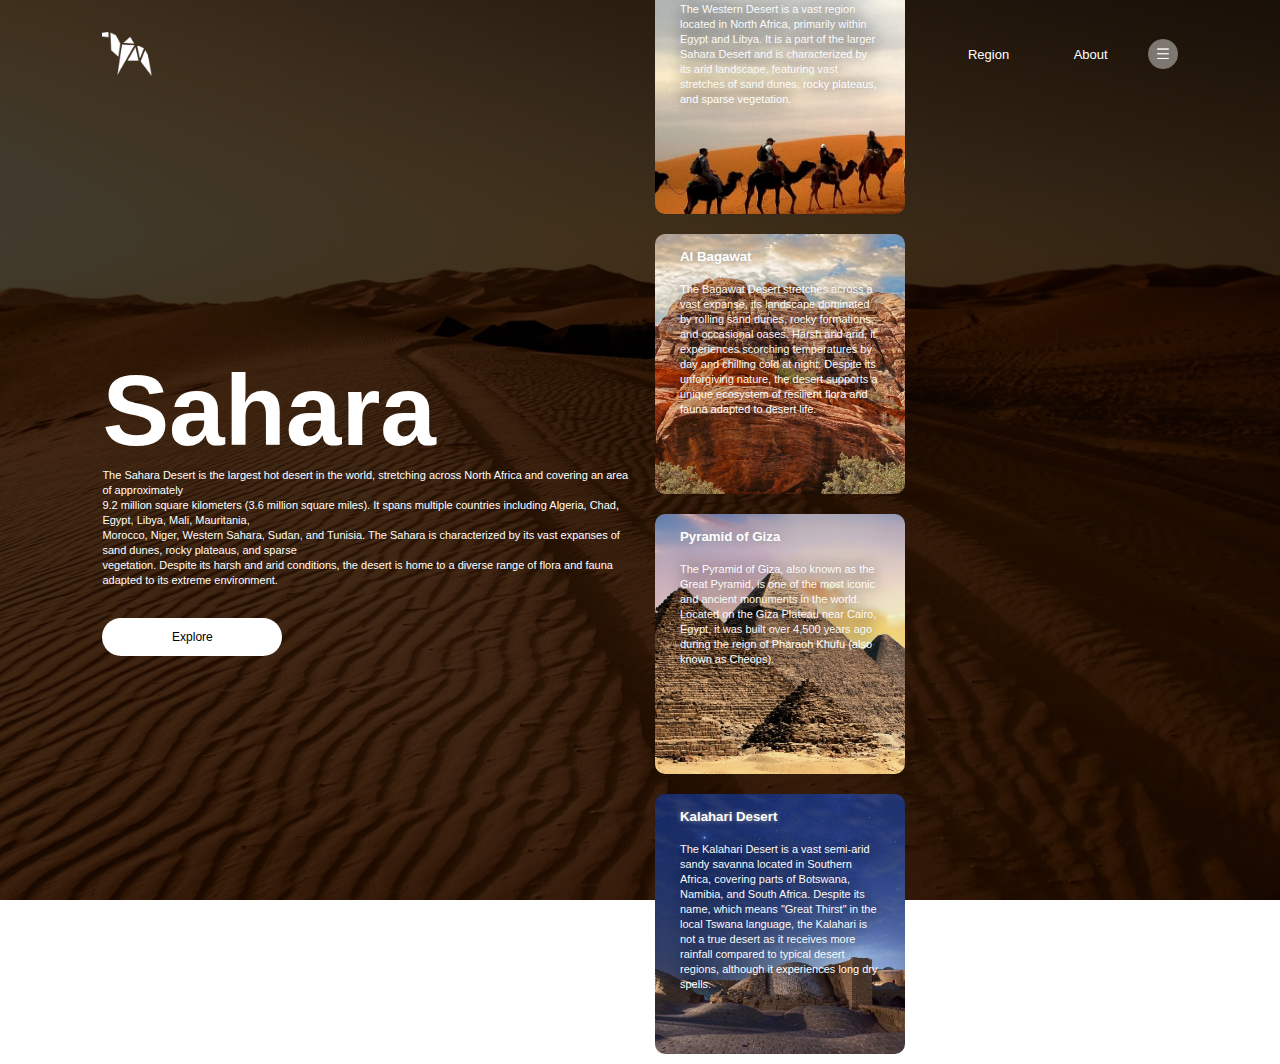
<file: Interior/index.html>
<!DOCTYPE html>
<html lang="en">
<head>
    <meta charset="UTF-8">
    <meta name="viewport" content="width=device-width, initial-scale=1.0">
    <title>SAHARA</title>
   <link rel="stylesheet" href="style.css">
   <link href="https:/ /fonts•googleapis.com/css2? family=Roboto:wght@400;700&display=swap" rel="stylesheet">
   <link rel="icon" type="image/x-icon" href="logo.png">

</head>
<body>
    <div class="container">
        <div class="navbar">
            <img src="logo.png" class="logo">
                <nav>
                    <ul>
                        <li><a href="#">Home</a></li>
                        <li><a href="#">Region</a></li>
                        <li><a href="#">About</a></li>
                    </ul>
                </nav>
                    <img src="menu.png" class="menu-icon">
        </div>

        <div class="row">
            <div class="col">
                <h1>Sahara</h1>
                <p style="color: white;">The Sahara Desert is the largest hot desert in the world, stretching across North Africa and covering an area of approximately<br>  9.2 million square kilometers (3.6 million square miles). It spans multiple countries including Algeria, Chad, Egypt, Libya, Mali, Mauritania,<br>  Morocco, Niger, Western Sahara, Sudan, and Tunisia. The Sahara is characterized by its vast expanses of sand dunes, rocky plateaus, and sparse <br> vegetation.
                 Despite its harsh and arid conditions, the desert is home to a diverse range of flora and fauna adapted to its extreme environment.</p>
                    <button type="button">Explore</button>
            </div>

            <div class="col">
                <div class="card card1">
                    <h5>Western Desert</h5> <br>                   
                    <p>The Western Desert is a vast region located in North Africa, primarily within Egypt and Libya. It is a part of the larger Sahara Desert and is characterized by its arid landscape, featuring vast stretches of sand dunes, rocky plateaus, and sparse vegetation.</p>
                </div>

                <div class="card card2">
                    <h5>AI Bagawat</h5> <br>
                    <p>The Bagawat Desert stretches across a vast expanse, its landscape dominated by rolling sand dunes, rocky formations, and occasional oases. Harsh and arid, it experiences scorching temperatures by day and chilling cold at night. Despite its unforgiving nature, the desert supports a unique ecosystem of resilient flora and fauna adapted to desert life.</p>
                </div>

                
                <div class="card card3">
                    <h5>Pyramid of Giza</h5> <br>
                    <p>The Pyramid of Giza, also known as the Great Pyramid, is one of the most iconic and ancient monuments in the world. Located on the Giza Plateau near Cairo, Egypt, it was built over 4,500 years ago during the reign of Pharaoh Khufu (also known as Cheops).</p>
                </div>

                <div class="card card4">
                    <h5>Kalahari Desert</h5> <br>
                    <p>The Kalahari Desert is a vast semi-arid sandy savanna located in Southern Africa, covering parts of Botswana, Namibia, and South Africa. Despite its name, which means "Great Thirst" in the local Tswana language, the Kalahari is not a true desert as it receives more rainfall compared to typical desert regions, although it experiences long dry spells.</p>
                </div>
            </div>
        </div>
    </div>

</body>
</html>
</file>
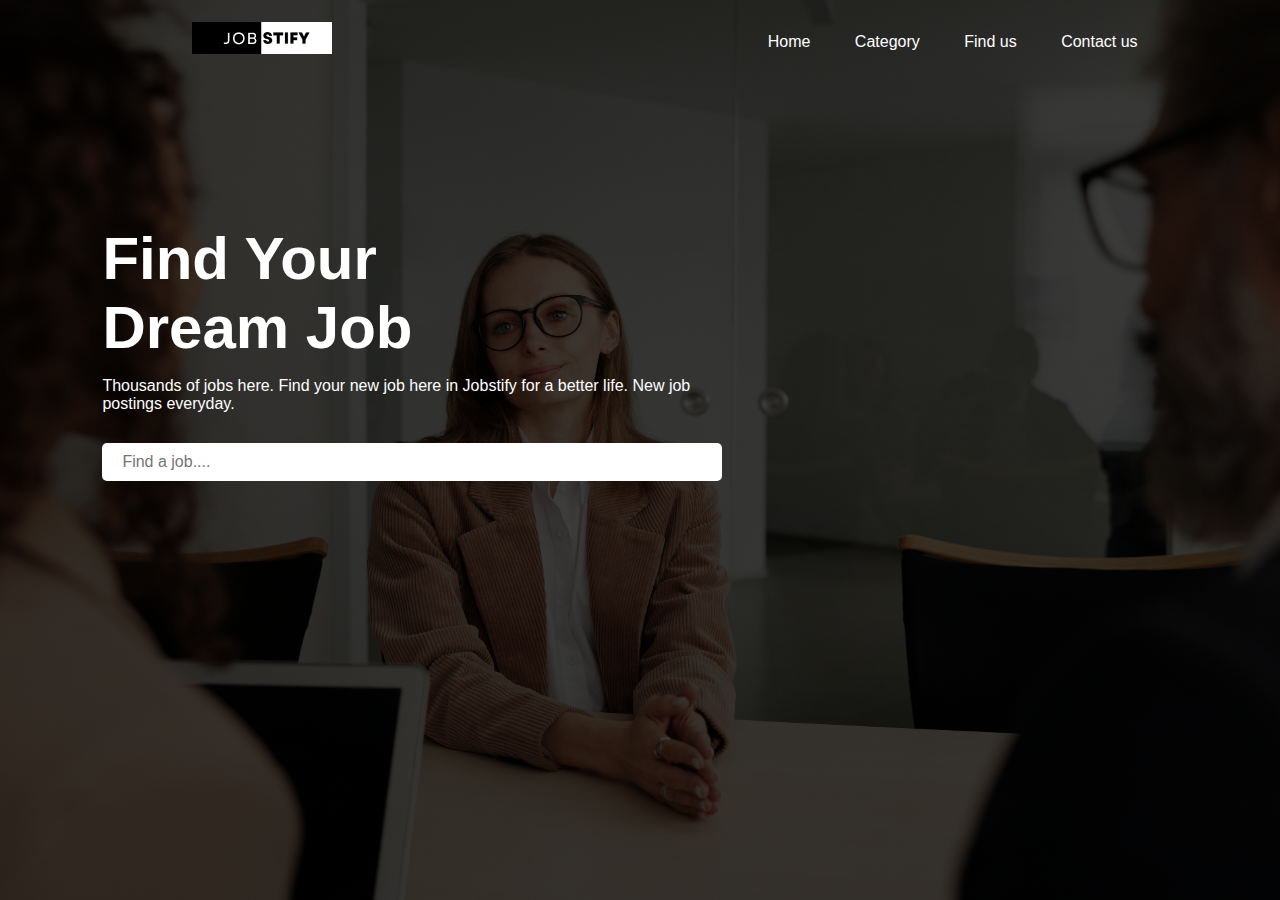
<file: Jobstify/index.html>
<!DOCTYPE html>
<html lang="en">
<head>
    <meta charset="UTF-8">
    <meta name="viewport" content="width=device-width, initial-scale=1.0">
    <title>Jobstify</title>
    <link rel="icon" type="image/x-icon" href="logo2.png">
    <link rel="stylesheet" href="style.css">
    <link rel="stylesheet" href="https://cdnjs.cloudflare.com/ajax/libs/font-awesome/6.5.1/css/all.min.css" integrity="sha512-DTOQO9RWCH3ppGqcWaEA1BIZOC6xxalwEsw9c2QQeAIftl+Vegovlnee1c9QX4TctnWMn13TZye+giMm8e2LwA==" crossorigin="anonymous" referrerpolicy="no-referrer" />

</head>
<body>
    <div class="container">
        <nav>
            <img src="logo2.png" class="logo">
                <ul>
                    <li><a href="#">Home</a></li>
                    <li><a href="#">Category</a></li>
                    <li><a href="#">Find us</a></li>
                    <li><a href="#">Contact us</a></li>
                </ul>
        </nav>

        <div class="content">
            <h1>Find Your <BR> Dream Job</h1>
            <p>Thousands of jobs here. Find your new job here in Jobstify for a better life. New job postings everyday.</p>

                <form>
                    <input type="text" placeholder="Find a job....">
                    <a href="#" style="color: black;"><i class="fa-solid fa-magnifying-glass"></i></a>
                </form>

        </div>
    </div>  
</body>
</html>
</file>
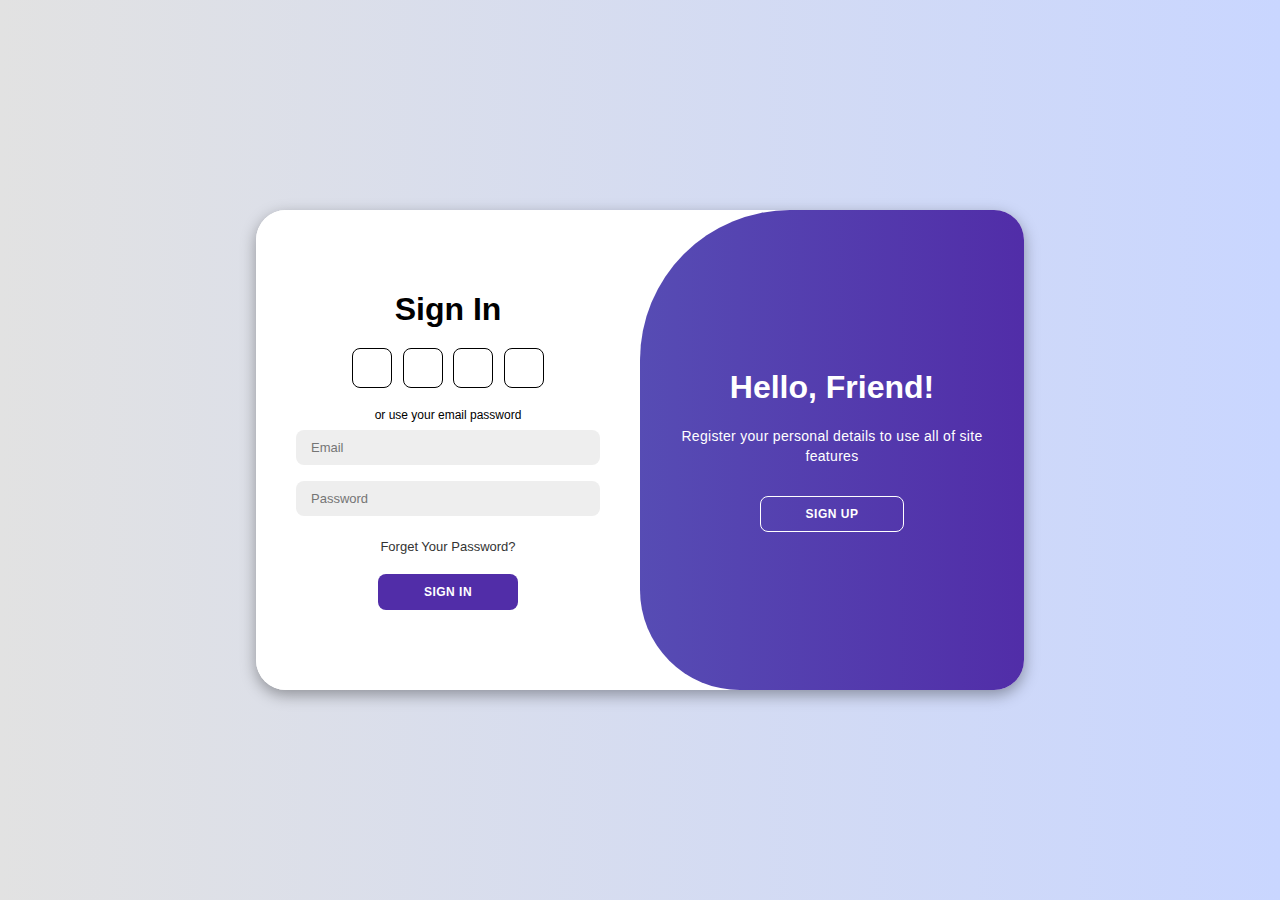
<file: Log-in/index.html>
<!DOCTYPE html>
<html lang="en">
<head>
    <meta charset="UTF-8">
    <meta name="viewport" content="width=device-width, initial-scale=1.0">
    <link rel="stylesheet" href="style.css">
    <link rel="stylesheet" href="https://cdnjs.cloudflare.com/ajax/libs/font-awesome/6.5.1/css/all.min.css" integrity="sha512-DTOQO9RWCH3ppGqcWaEA1BIZOC6xxalwEsw9c2QQeAIftl+Vegovlnee1c9QX4TctnWMn13TZye+giMm8e2LwA==" crossorigin="anonymous" referrerpolicy="no-referrer" />
    <title>Socials</title>
</head>
<body>

    <div class="container" id="container">
        <div class="form-container sign-up">
            <form>
                <h1>Create an account</h1>
                <div class="social-icons">
                    <a href="#" class="icon"><i class="fa-brands fa-google-plus-g"></i></a>
                    <a href="#" class="icon"><i class="fa-brands fa-facebook"></i></a>
                    <a href="#" class="icon"><i class="fa-brands fa-github"></i></a>
                    <a href="#" class="icon"><i class="fa-brands fa-linkedin-in"></i></a>
                </div>
                <span>or use your email for registration</span>
                <input type="name" placeholder="Name">
                <input type="email" placeholder="Email">
                <input type="password" placeholder="Password">
                <button>Sign Up</button>
            </form>
        </div>
        <div class="form-container sign-in">
            <form>
                <h1>Sign In</h1>
                <div class="social-icons">
                    <a href="#" class="icon"><i class="fa-brands fa-google-plus-g"></i></a>
                    <a href="#" class="icon"><i class="fa-brands fa-facebook"></i></a>
                    <a href="#" class="icon"><i class="fa-brands fa-github"></i></a>
                    <a href="#" class="icon"><i class="fa-brands fa-linkedin-in"></i></a>
                </div>
                <span>or use your email password</span>
                <input type="email" placeholder="Email">
                <input type="password" placeholder="Password">
                <a href="#">Forget Your Password?</a>
                <button>Sign In</button>
            </form>
        </div>
        <div class="toggle-container">
            <div class="toggle">
                <div class="toggle-panel toggle-left">
                    <h1>Welcome Back!</h1>
                    <p>Enter your personal details to use all of site features</p>
                    <button class="hidden" id="login">Sign In</button>
                </div>
                <div class="toggle-panel toggle-right">
                    <h1>Hello, Friend!</h1>
                    <p>Register your personal details to use all of site features</p>
                    <button class="hidden" id="register">Sign Up</button>
                </div>
            </div>
        </div>
    </div>

    <script src="script.js"></script>
</body>
</html>
</file>
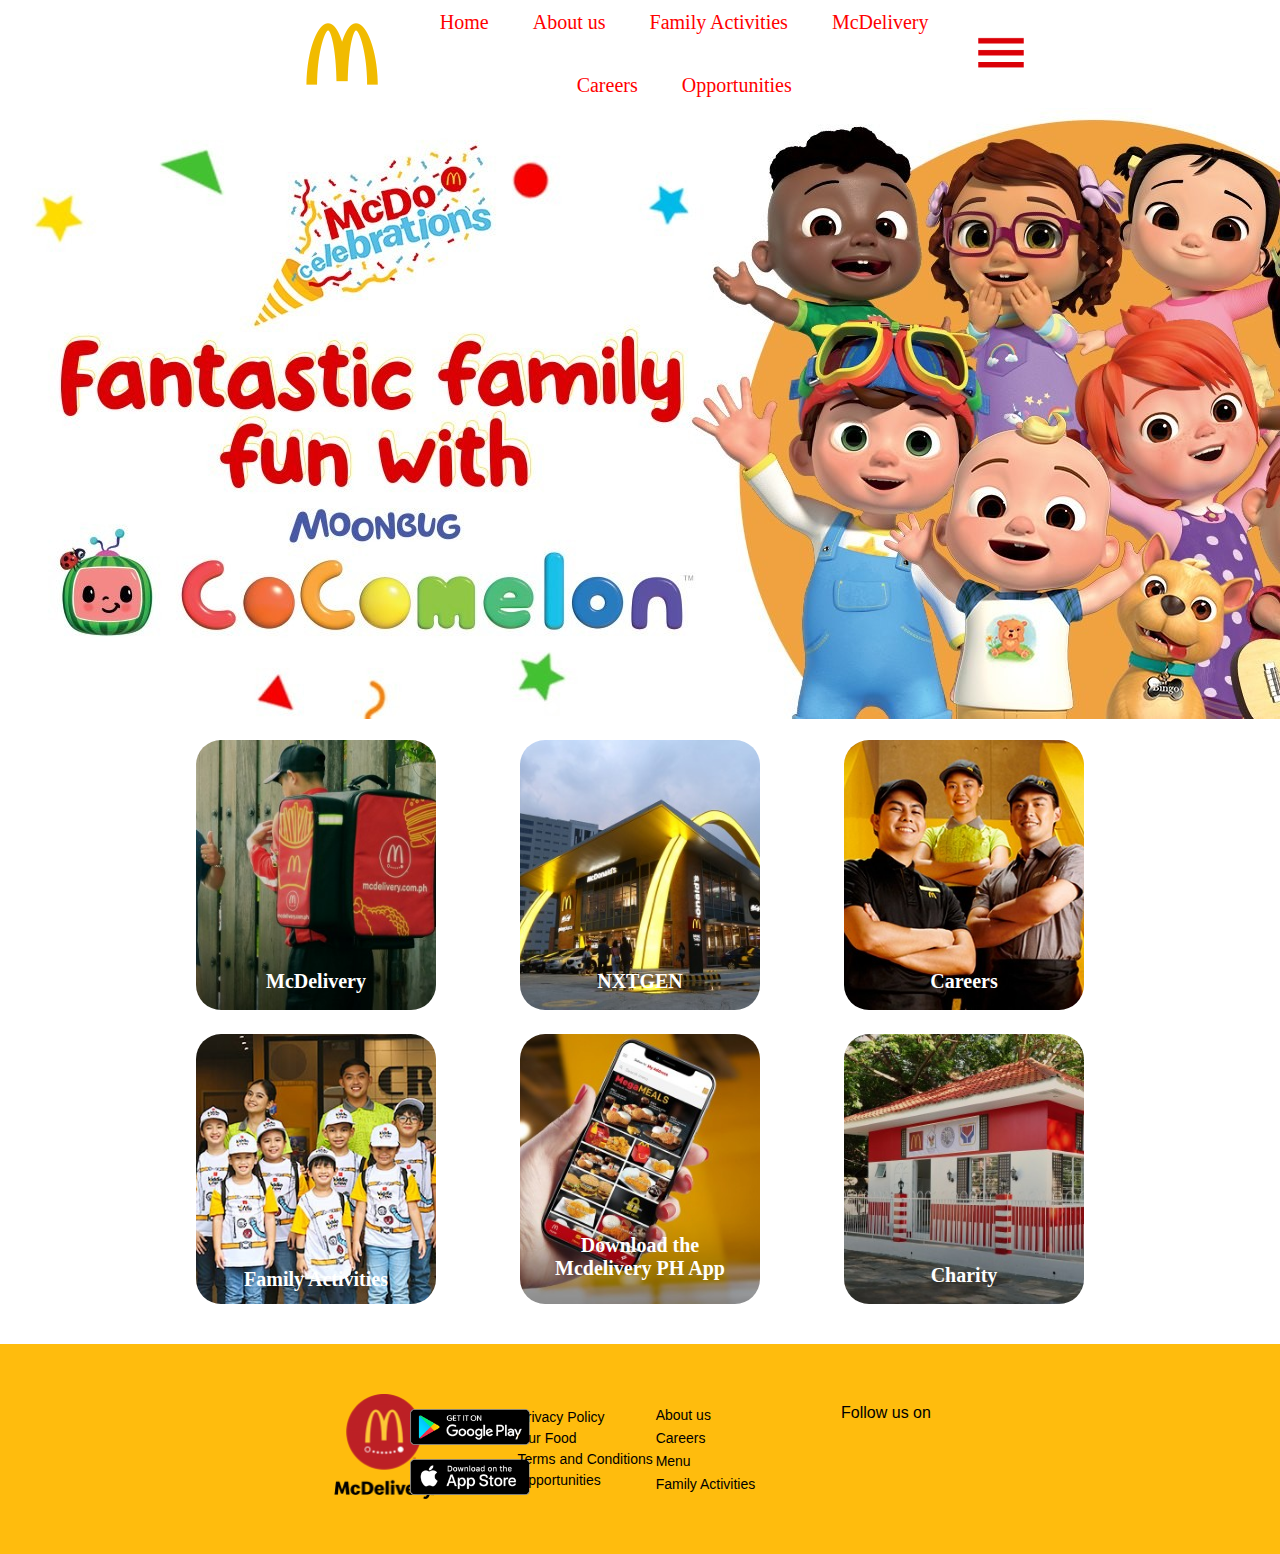
<file: McDonalds/index.html>
<!DOCTYPE html>
<html lang="en">
<head>
    <meta charset="UTF-8">
    <meta name="viewport" content="width=device-width, initial-scale=1.0">
    <title>McDonald's Philippines</title>
    <link rel="stylesheet" href="style.css">
    <link href="https://db.onlinewebfonts.com/c/827d075b1538829cc0db75696e4d5fa2?family=Speedee+Bold" rel="stylesheet">
    <link rel="stylesheet" href="https://cdnjs.cloudflare.com/ajax/libs/font-awesome/6.5.1/css/all.min.css" integrity="sha512-DTOQO9RWCH3ppGqcWaEA1BIZOC6xxalwEsw9c2QQeAIftl+Vegovlnee1c9QX4TctnWMn13TZye+giMm8e2LwA==" crossorigin="anonymous" referrerpolicy="no-referrer" />
    <link rel="stylesheet" href="https://cdnjs.cloudflare.com/ajax/libs/font-awesome/4.7.0/css/font-awesome.min.css">
</head>
<body>
    <div class="container">
        <div class="navbar">
            <img src="images/mcdope.png" class="logo">
                <nav>
                    <ul>
                        <li><a href="#">Home</a></li>
                        <li><a href="#">About us</a></li>
                        <li><a href="#">Family Activities</a></li>
                        <li><a href="#">McDelivery</a></li>
                        <li><a href="#">Careers</a></li>
                        <li><a href="#">Opportunities</a></li>
                    </ul>
                </nav>
                    <img src="images/stripes.png" class="menu-icon">
        </div>

        <div class="slideshow-container">
            <div class="mySlides">
                <img src="images/cocomelon.jpg">
            </div>
            <div class="mySlides">
                <img src="images/Kitchen.jpg">
            </div>
            <div class="mySlides">
                <img src="images/Trests.jpg">
            </div>
            <div class="mySlides">
                <img src="images/mc-ride.jpg">
            </div>
            <div class="mySlides">
                <img src="images/driven.png">
            </div>           
            <div class="mySlides">
                <img src="images/growth.png">
            </div>
        </div>

        
    </div>

    <div class="row">
        <div class="col">
            <div class="card card1">
                <h5>McDelivery</h5>
            </div>

            <div class="card card2">
                <h5>NXTGEN</h5>
            </div>

            <div class="card card3">
                <h5>Careers</h5>
            </div>


            <div class="col">

            <div class="card card4">
                <h5>Family Activities</h5>
            </div>

            <div class="card card5">
                <h5 class="card5-h5">Download the Mcdelivery PH App</h5>
            </div>

            <div class="card card6">
                <h5>Charity</h5>
            </div>
   
             </div>

            
             
        </div>
        
    </div>

    <div class="footer">
            <div class="col-1">
                <img src="images/Deliv.png">
            </div>

            <div class="col-2">
                <img src="images/google.png">
                <img src="images/app-store.png">
            </div>

            <div class="col-3">
                <a href="">Privacy Policy</a>
                <a href="">Our Food</a>
                <a href="">Terms and Conditions</a>
                <a href="">Opportunities</a>   
            </div>
            
            <div class="col-4">
                <a href="">About us</a>
                <a href="">Careers</a>
                <a href="">Menu</a>
                <a href="">Family Activities</a>   
            </div>
            <div class="col-5">
                <h1>Follow us on <br><br>
                <a href="#" class="fa-brands fa-square-facebook"></a>
                <a href="#" class="fa-brands fa-instagram"></a>
                <a href="#" class="fa-brands fa-twitter"></a>
              </h1>
          </div>
        </div>
    </div>













    <script>
        // JavaScript for slideshow functionality
        var slideIndex = 0;
            showSlides();
    
            function showSlides() {
                var i;
                var slides = document.getElementsByClassName("mySlides");
                for (i = 0; i < slides.length; i++) {
                    slides[i].style.opacity = 0; // Hide all slides
                }
                slideIndex++;
                if (slideIndex > slides.length) { slideIndex = 1; }
                slides[slideIndex - 1].style.opacity = 1; // Show the current slide
                setTimeout(showSlides, 3000); // Change image every 2 seconds
            }
        </script>
</body>
</html>
</file>
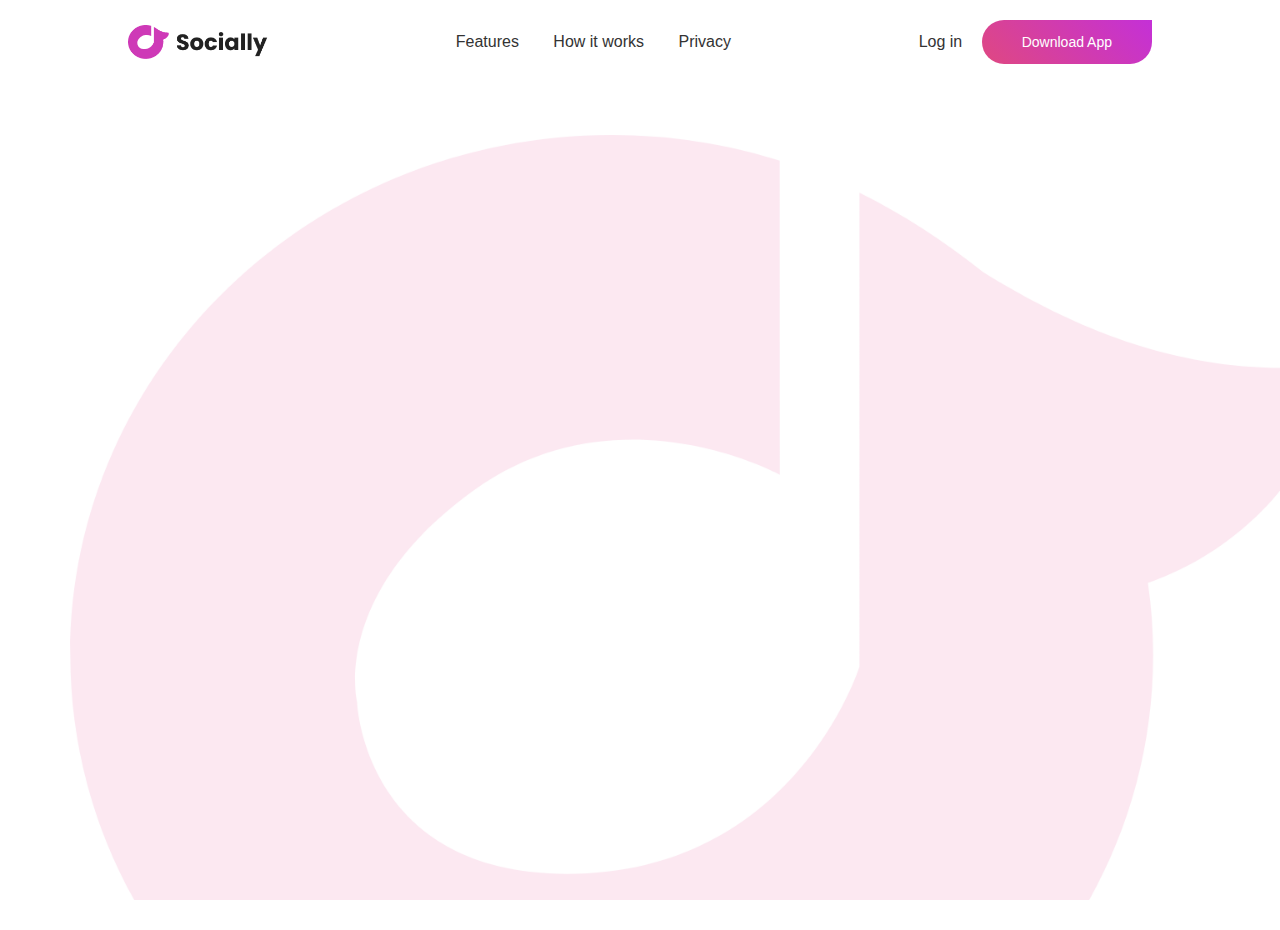
<file: Socially/index.html>
<!DOCTYPE html>
<html lang="en">
<head>
    <meta charset="UTF-8">
    <meta name="viewport" content="width=device-width, initial-scale=1.0">
    <title>Socially</title>
    <link rel="icon" type="image/x-icon" href="icon2.png">
    <link rel="stylesheet" href="style.css">
</head>
<body>
    
    <div class="hero">
        <nav>
            <img src="logo.png" class="logo">
            <ul>
                <li><a href="#">Features</a></li>
                <li><a href="#">How it works</a></li>
                <li><a href="#">Privacy</a></li>
            </ul>
        

            <div>
                <a href="#" class="login-btn">Log in</a>
                <a href="#" class="btn">Download App</a>
            </div>
        </nav>
        <div class="content">
            <h1 class="anim">Make<br>New Friends</h1>
            <p class="anim">Socially is a new social media platform to make new friends
                online in the world. Now let's explore all it's amazing features.</p>
                <a href="#" class="btn anim">Join now!</a>
        </div>
        <img src="pic.png" class="feature-img anim">
        

</body>
</html>
</file>
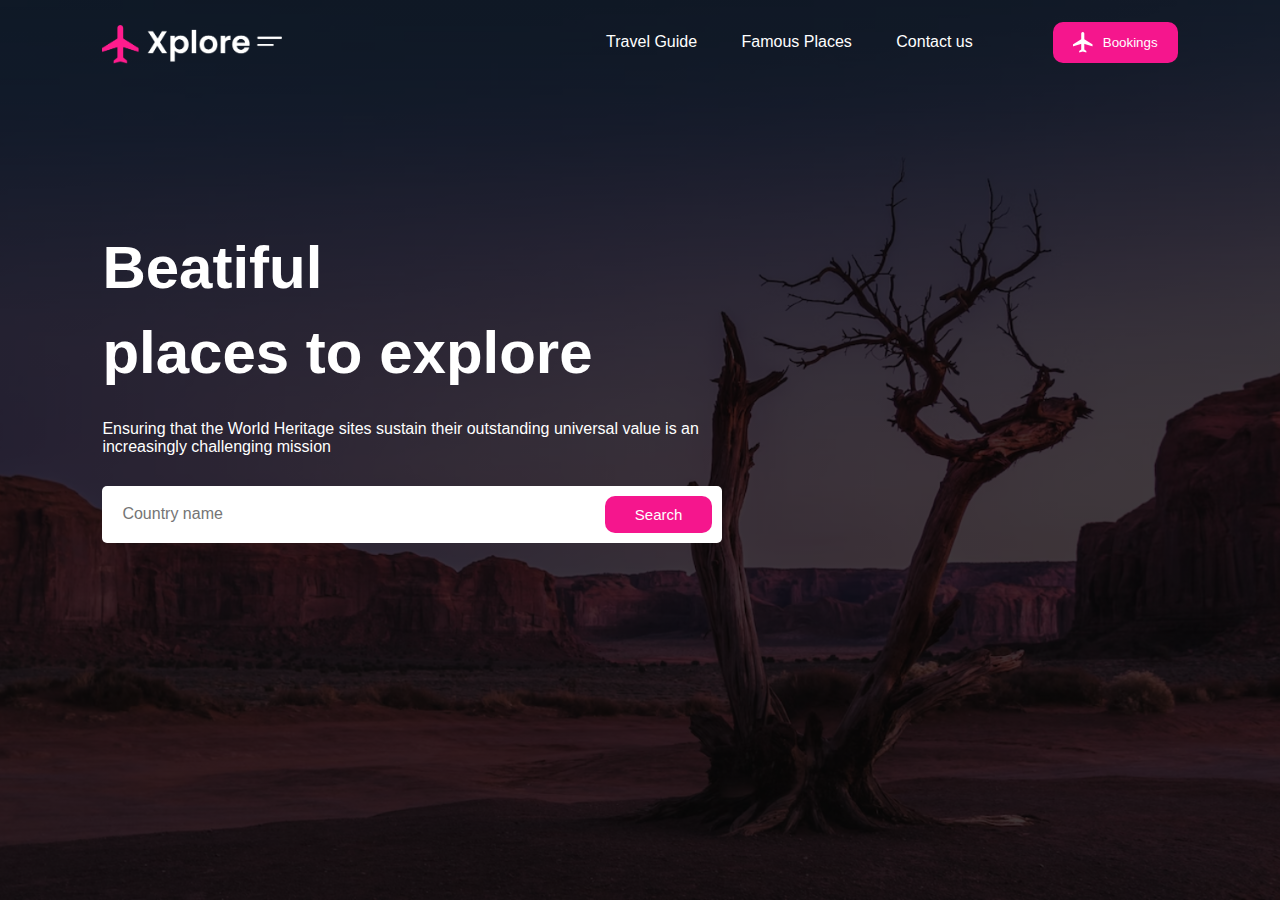
<file: Xplores/index.html>
<!DOCTYPE html>
<html lang="en">
<head>
    <meta charset="UTF-8">
    <meta name="viewport" content="width=device-width, initial-scale=1.0">
    <title>Xplore
    </title>
    <link rel="stylesheet" href="style.css">
    <link rel="icon" type="image/x-icon" href="icon.png">
</head>
<body>
    <div class="container">
        <nav>
            <img src="logo.png" class="logo">
                <ul>
                    <li><a href="#">Travel Guide</a></li>
                    <li><a href="#">Famous Places</a></li>
                    <li><a href="#">Contact us</a></li>
                </ul>
        <button class="btn"><img src="icon.png"> Bookings</button>
        </nav>


        <div class="content">
            <h1>Beatiful<br> places to explore</h1>
            <p>Ensuring that the World Heritage sites sustain their outstanding universal value is an increasingly challenging mission</p>
            <form>
                <input type="text" placeholder="Country name">
                <button type="submit" class="btn">Search</button>
            </form>
        </div>
    </div>
</body>
</html>
</file>
<file: Interior/style.css>
*{
    margin: 0;
    padding: 0;
    font-family: 'Roboto', sans-serif;
}
.container{
    width: 100%;
    height: 100vh;
    background-image: linear-gradient(rgba(0,0,0,0.75),rgba(0, 0, 0, 0.75)), url(background.png);
    background-size: cover;
    background-position: center;
    padding-left: 8%;
    padding-right: 8%;
    box-sizing: border-box;
}
.navbar{
    height: 12%;
    display: flex;
    align-items: center;
}
.logo{
    width: 50px;
    cursor: pointer;
}
.menu-icon{
    width: 30px;
    cursor: pointer;
    margin-left: 40px;
}
nav{
    flex: 1;
    text-align: right;
}
nav ul li{
    list-style: none;
    display: inline-block;
    margin-left: 60px;
}
nav ul li a{
    text-decoration: none;
    color: #fff;
    font-size: 13px;
}
.row{
    display: flex;
    height: 88%;
    align-items: center;
}
.col{
    flex: 1;
    display: flex;
    flex-wrap: wrap;
}
h1{
    color: #fff;
    font-size: 100px;
}
p{
    color: #fff;
    font-size: 11px;
    line-height: 15px;
}
button{
    width: 180px;
    color: #000;
    font-size: 12px;
    padding: 12px 0;
    background: #fff;
    border: 0;
    border-radius: 20px;
    outline: none;
    margin-top: 30px;
    cursor: pointer;
}
.card{
    width: 200px;
    height: 230px;
    display: inline-block;
    border-radius: 10px;
    padding: 15px 25px;
    box-sizing: content-box;
    cursor: pointer;
    margin: 10px 15px;
    transition: 0.5s;
   
    
    /* REMOVE REMOVE */

}

.card1{
    background-image: url(pic-1.png);
    opacity: 90;
}
.card2{
    background-image: url(pic-2.png);
    background-position: center;
    background-size: cover;
}
.card3{
    background-image: url(pic-3.png);
    background-position: center;
    background-size: cover;
}
.card4{
    background-image: url(pic-4.png);
    background-position: center;
    background-size: cover;
}
h5{
    color: #fff;
    text-shadow: 0 0 5px #999;

}
.card:hover{
    transform: translateY(-10px);
}
.card p{
    text-shadow: 0 0 15px #000;
}
</file>
<file: Jobstify/style.css>
*{
    padding: 0;
    margin: 0;
    font-family: 'Poppins', sans-serif;
    box-sizing: border-box;
}
.container{
    background-image: linear-gradient(rgba(0,0,0,0.75), rgba(0,0,0,0.75)), url(background2.jpeg);
    width: 100%;
    min-height: 100vh;
    background-position: center;
    background-size: cover;
    padding: 10px 8%;
}
nav{
    width: 100%;
    display: flex;
    align-items: center;
    justify-content: space-between;
    padding: 10px 0;
}
.logo{
    width: 230px;
    cursor: pointer;
    padding: 2px 0 10px 90px;
}
nav ul{
    list-style: none;
    width: 100%;
    text-align: right;
    padding-right: 20px;
}
nav ul li{
    display: inline-block;
    margin: 10px 20px;
}
nav ul li a{
    color: white;
    text-decoration: none;
}
.content{
    margin-top: 14%;
    color: #fff;
    max-width: 620px;
}
.content h1{
    font-size: 60px;
    font-weight: 600;
    margin-bottom: 15px;
}
.content form{
    display: flex;
    align-items: center;
    background: #fff;
    border-radius: 5px;
    padding: 10px;
    margin-top: 30px;
}
.content form input{
    border: 0;
    outline: 0;
    width: 100%;
    font-size: 16px;
    padding-left: 10px;
}
.content form .btn{
    font-size: 15px;
    padding: 1px;
}
</file>
<file: Log-in/style.css>
@import url('https://fonts.googleapis.com/css2?family=Montserrat:wght@300;400;500;600;700&display=swap');

*{
    margin: 0;
    padding: 0;
    box-sizing: border-box;
    font-family: 'Monteserrat', sans-serif;
}
body{
    background-color: #c9d6ff;
    background: linear-gradient(to right, #e2e2e2, #c9d6ff);
    display: flex;
    align-items: center;
    justify-content: center;
    flex-direction: column;
    height: 100vh;
}
.container{
    background-color: #fff;
    border-radius: 30px;
    box-shadow: 0 5px 15px rgba(0,0,0,0.35) ;
    position: relative;
    overflow: hidden;
    width: 768px;
    max-width: 100%;
    min-height: 480px;
}
.container p{
    font-size: 14px;
    line-height: 20px;
    letter-spacing: 0.3px;
    margin: 20px 0;
}
.container span{
    font-size: 12px;
}
.container a{
    color: #333;
    font-size: 13px;
    text-decoration: none;
    margin: 15px 0 10px;
}
.container button{
    background-color: #512da8;
    color: white;
    font-size: 12px;
    padding: 10px 45px;
    border: 1px solid transparent;
    border-radius: 8px;
    font-weight: 600;
    letter-spacing: 0.5px;
    text-transform: uppercase;
    margin-top: 10px;
    cursor: pointer;
}
.container button.hidden{
    background-color: transparent;
    border-color:  #fff; 
}
.container form{
    background-color: #fff;
    display: flex;
    align-items: center;
    justify-content: center;
    flex-direction: column;
    padding: 0 40px;
    height: 100%;
}
.container input{
    background-color: #eee;
    border: none;
    margin: 8px 0;
    padding: 10px 15px;
    font-size: 13px;
    border-radius: 8px;
    width: 100%;
    outline: none;
}
.form-container{
    position: absolute;
    top: 0;
    height: 100%;
    transition: all 0.6s ease-in-out;
}
.sign-in{
    left: 0;
    width: 50%;
    z-index: 2;
}
.container.active .sign-in{
    transform: translateX(100%);
}
.sign-up{
    left: 0;
    width: 50%;
    opacity: 0;
    z-index: 1;
}
.container.active .sign-up{
    transform: translateX(100%);
    opacity: 1;
    z-index: 5;
    animation: move 0.6s;
}
@keyframes move{
    0%, 49.99%{
        opacity: 0;
        z-index: 1;
    }
    50%, 100%{
        opacity: 1;
        z-index: 5;
    }

}
.social-icons{
    margin: 20px 0;
}
.social-icons a{
    border: 1px solid black;
    border-radius: 20%;
    margin: 0 3px;
    height: 40px;
    width: 40px;
    display: inline-flex;
    justify-content: center;
    align-items: center;
}
.toggle-container{
    position: absolute;
    top: 0;
    left: 50%;
    width: 50%;
    height: 100%;
    overflow: hidden;
    transition: all 0.6s ease-in-out;
    z-index: 1000;
    border-radius: 150px 0 0 100px;
}
.container.active .toggle-container{
    transform: translateX(-100%);
    border-radius: 0 150px 100px 0;
}
.toggle{
    background-color: #512da8;
    height: 100%;
    background: linear-gradient(to right, #5c6bc0, #512da8);
    color: #fff;
    position: relative;
    left: -100%;
    height: 100%;
    width: 200%;
    transform: translateX(0);
    transition: all 0.6s ease-in-out;
}
.container.active .toggle{
    transform: translateX(50%);
}
.toggle-panel{
    position: absolute;
    width: 50%;
    height: 100%;
    display: flex;
    align-items: center;
    justify-content: center;
    flex-direction: column;
    padding: 0 30px;
    text-align: center;
    top: 0;
    transform: translateX(0);
    transition: all 0.6s ease-in-out;
}
.toggle-left{
    transform: translateX(-200%);
}
.container.active .toggle-left{
    transform: translateX(0);
}
.toggle-right{
    right: 0;
    transform: translateX(0);
}
.container.active .toggle-right{
    transform: translateX(200%);
}
</file>
<file: McDonalds/style.css>
@import url('https://fonts.cdnfonts.com/css/speedy');
*{
    margin: 0;
    padding: 0;
    font-family: "Speedee Bold";
}
.container{
    width: 100%;
    height: 100vh;
}
.navbar{
    height: 12%;
    display: flex;
    align-items: center;
}
.logo{
    width: 120px;
    cursor: pointer;
    float: right;
    padding-left: 22%;
}
.menu-icon{
    width: 70px;
    cursor: pointer;
    padding-right: 19%;
}
nav{
    flex: 1;
    text-align: center;
}
nav ul li{
    list-style: none;
    display: inline-block;
    margin: 20px;
}
nav ul li a{
    text-decoration: none;
    color: red;
    font-size: 20px;
}
.mySlides{
    position: absolute;
    width: 100%;
    opacity: 0;
    transition: opacity 1s ease-in-out;
    overflow-x: hidden;
    background-size: cover; /* Adjust the size of the background image to cover the entire container */
    background-position: center; /* Center the background image within the container */
    background-repeat: no-repeat;
    cursor: pointer;
}
.row{
    display: flex;
    align-items: center;
    justify-content: center;
    margin-top: -170px;
}
.card{
    width: 200px;
    height: 230px;
    display: inline-block;
    border-radius: 25px;
    padding: 20px 20px;
    box-sizing: content-box;
    cursor: pointer;
    margin: 10px 40px;
    transition: 0.5s;
    color: #fff;
    overflow-y: hidden;
    background-size: cover;
    background-position: center;
}
.card h5{
    font-size: 20px;
    text-align: center;
    padding-top: 105%;
}
.card5-h5{
   margin-top: -15%;
   width: 100%;
}
.card4 h5{
    margin-top: 2%;
}
.card1{
    background-image: url(images/mcDelivery.jpeg);
    opacity: 90;
    transition: transform 0.3s ease-in-out;
}
.card:hover {
    transform: scale(1.05);
}
.card2{
    background-image: url(images/NXTGEN.jpeg);
    opacity: 90;
}
.card3{
    background-image: url(images/Careers.jpg);
    opacity: 90;
}
.card4{
    background-image: url(images/Family.jpg);
    opacity: 90;
}
.card5{
    background-image: url(images/McApp.jpeg);
    opacity: 90;
}
.card6{
    background-image: url(images/Charity.jpeg);
    opacity: 90;
}
.container a:hover{
    color: black;
}
.footer{
    margin-top: 2%;
    background-color: #ffbc0d;
    width: 100%;
    height: 210px;
    overflow-y: hidden;
    position: absolute;
}
.col-1{
    float: right;
    width: 70%;
    padding: 50px;
}
.col-1 img{
    width: 100px;
    cursor: pointer;
}
.col-2{
    width: 120px;
    position: absolute;
    right: 59%;
    margin-top: 60px;
}
.col-2 img{
    width: 120px;
    margin: 5px;
    cursor: pointer;
}
.col-3{
    width: 100%x;
    position: absolute;
    right: 49%;
    margin-top: 60px;
   
}
.col-3 a{
    text-decoration: none;
    color: black;
    font-family: Arial;
    display: block;
    font-size: 14px;
    margin-top: 5px;
}
.col-4{
    width: 100%x;
    position: absolute;
    right: 41%;
    margin-top: 56px;
   
}
.col-4 a{
    text-decoration: none;
    color: black;
    font-family: Arial;
    display: block;
    font-size: 14px;
    margin-top: 7px;
}
.col-5{
    width: 100%x;
    position: absolute;
    right: 25%;
    margin-top: 60px;
}
.col-5 a{
    text-decoration: none;
    color: red;
    font-size: 35px;
    margin: 0 20px 0 0;
}
.col-5 h1{
    font-family: Arial;
    color: black;
    font-size: 16px;
    font-weight: normal;
}
</file>
<file: Socially/style.css>
*{
    margin: 0;
    padding: 0;
    box-sizing: border-box;
    font-family:'Poppins', sans-serif ;
}
.hero{
    width: 100%;
    min-height: 100vh;
    background-image: url(back-image.png);
    background-position: center;
    background-size: cover;
    padding: 10px 10%;
    overflow: hidden;
}
nav{
    padding: 10px 0;
    display: flex;
    align-items: center;
	justify-content: space-between;
}
.logo{
    width: 140px;
}
nav ul li{
    display: inline-block;
    list-style: none;
    margin: 10px 15px;
}
nav ul li a{
    text-decoration: none;
    color: #333;
    font-weight: 400;
}
.login-btn{
    text-decoration: none;
    color: #333;
    margin-right: 15px;
    font-weight: 400;
}
.btn{
    display: inline-block;
    text-decoration: none;
    padding: 14px 40px;
    color: #fff;
    background-image: linear-gradient(45deg, #df4881, #c430d7);
    font-size: 14px;
    border-radius: 30px;
    border-top-right-radius: 0;
}
.content{
    margin-top: 10%;
    max-width: 600px;
}
.content h1{
    font-size: 70px;
    color: #222;   
}
.content p{
    margin: 10px 0 30px;
    color: #333;
    animation-delay: .5s;
}
.content .btn {
    padding: 15px 80px;
    animation-delay: 1s;
}
.feature-img{
    width: 530px;
    position: absolute;
    bottom: 0%;
    right: 10%;
}
.feature-img.anim{
    animation-delay: 1.5s;
}
.anim{
    opacity: 0;
    transform: translateY(30px);
    animation: moveup 0.5s linear forwards;
}
@keyframes moveup{
    100%{
        opacity: 1;
        transform: translateY(0px);

    }
}
</file>
<file: Xplores/style.css>
*{
    padding: 0;
    margin: 0;
    font-family: 'Poppins', sans-serif;
    box-sizing: border-box;
}
.container{
    background-image: linear-gradient(rgba(0,0,0,0.75), rgba(0,0,0,0.75)), url(background.png);
    width: 100%;
    min-height: 100vh;
    background-position: center;
    background-size: cover;
    padding: 10px 8%;
}
nav{
    width: 100%;
    display: flex;
    align-items: center;
    justify-content: space-between;
    padding: 10px 0;
}
.logo{
    width: 180px;
    cursor: pointer;
}
nav ul{
    list-style: none;
    width: 100%;
    text-align: right;
    padding-right: 60px;
}
nav ul li{
    display: inline-block;
    margin: 10px 20px;
}
nav ul li a{
    color: #fff;
    text-decoration: none;
}
.btn{
    display: flex;
    align-items: center;
    padding: 10px 20px;
    border: 0;
    outline: 0;
    border-radius: 10px; 
    background: #f5168d;
    color: #fff;
    font-weight: 500;
    cursor: pointer;
}
.btn img{
    width: 20px;
    margin-right: 10px;
}
.content{
    margin-top: 14%;
    color: #fff;
    max-width: 620px;
}
.content h1{
    font-size: 60px;
    font-weight: 600;
    line-height: 85px;
    margin-bottom: 25px;
}
.content form{
    display: flex;
    align-items: center;
    background: #fff;
    border-radius: 5px;
    padding: 10px;
    margin-top: 30px;
}
.content form input{
    border: 0;
    outline: 0;
    width: 100%;
    font-size: 16px;
    padding-left: 10px;
}
.content form .btn{
    font-size: 15px;
    padding: 10px 30px;
}
</file>
